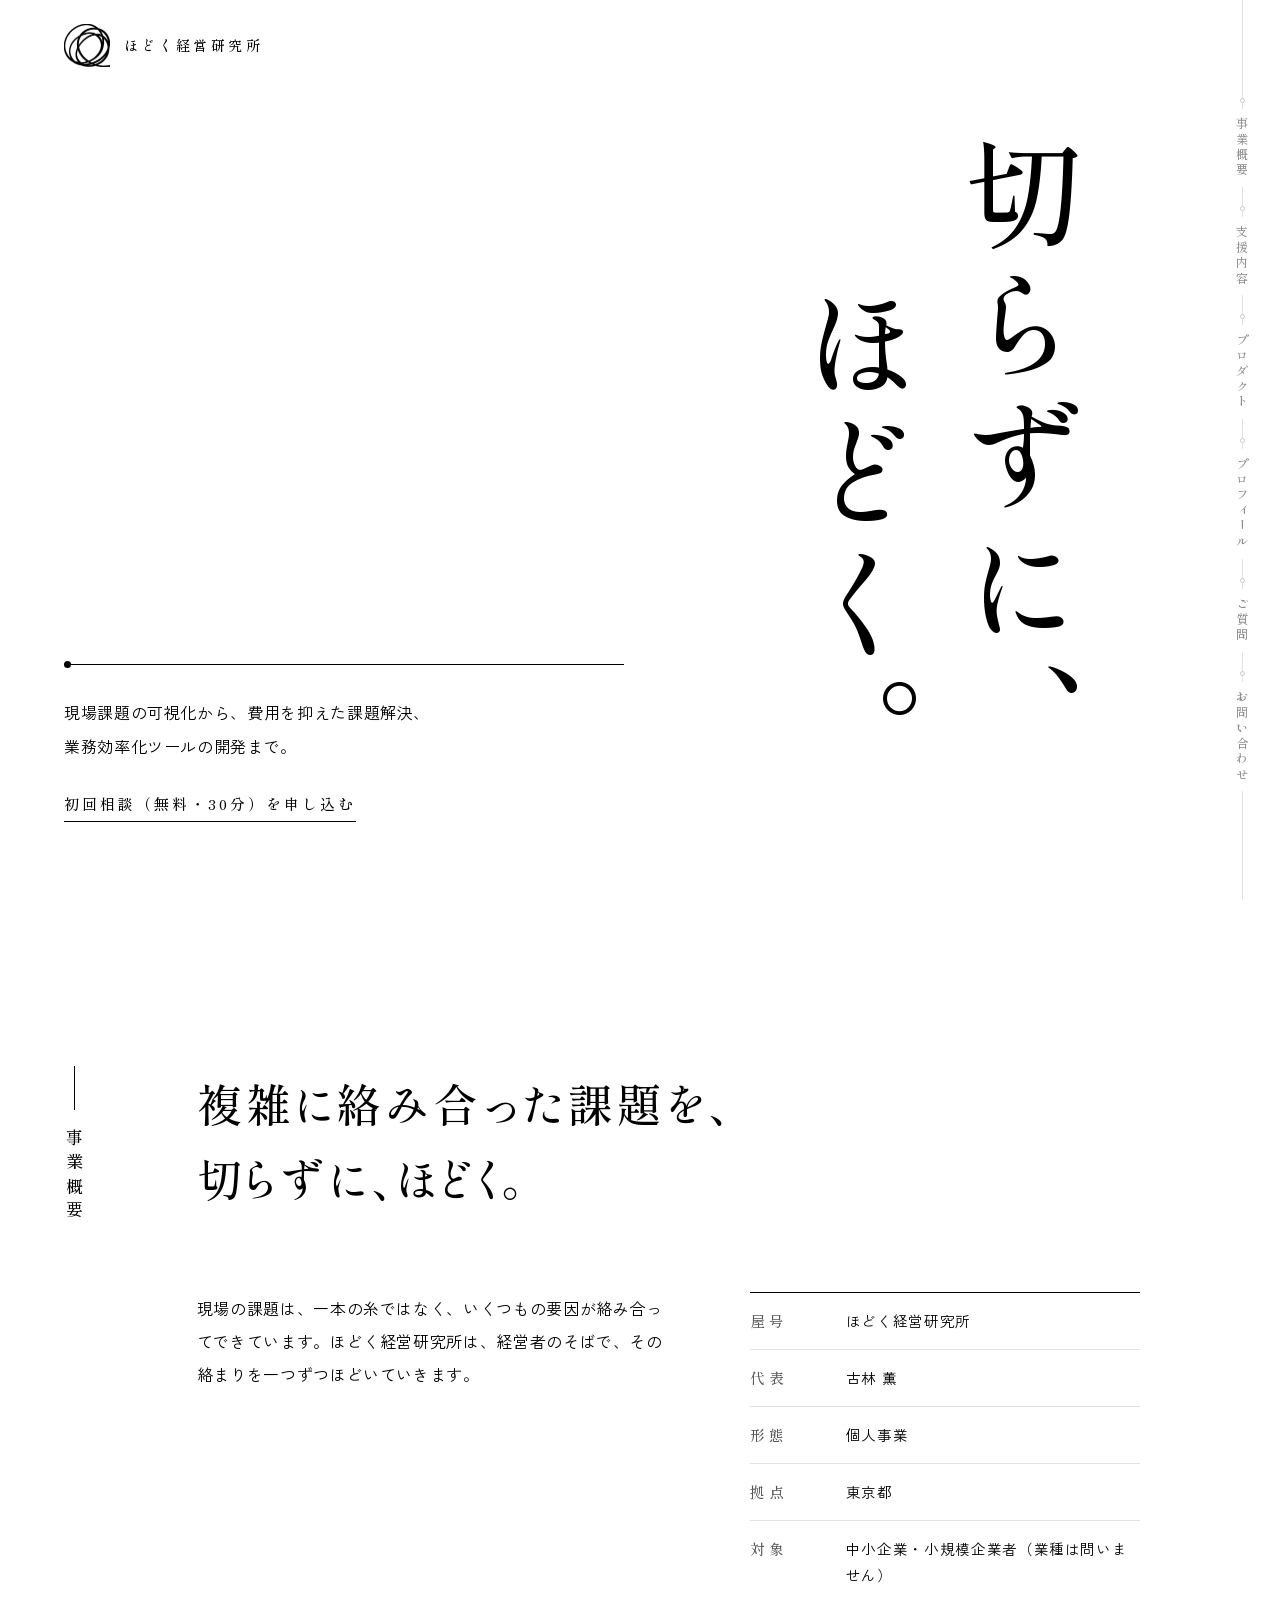
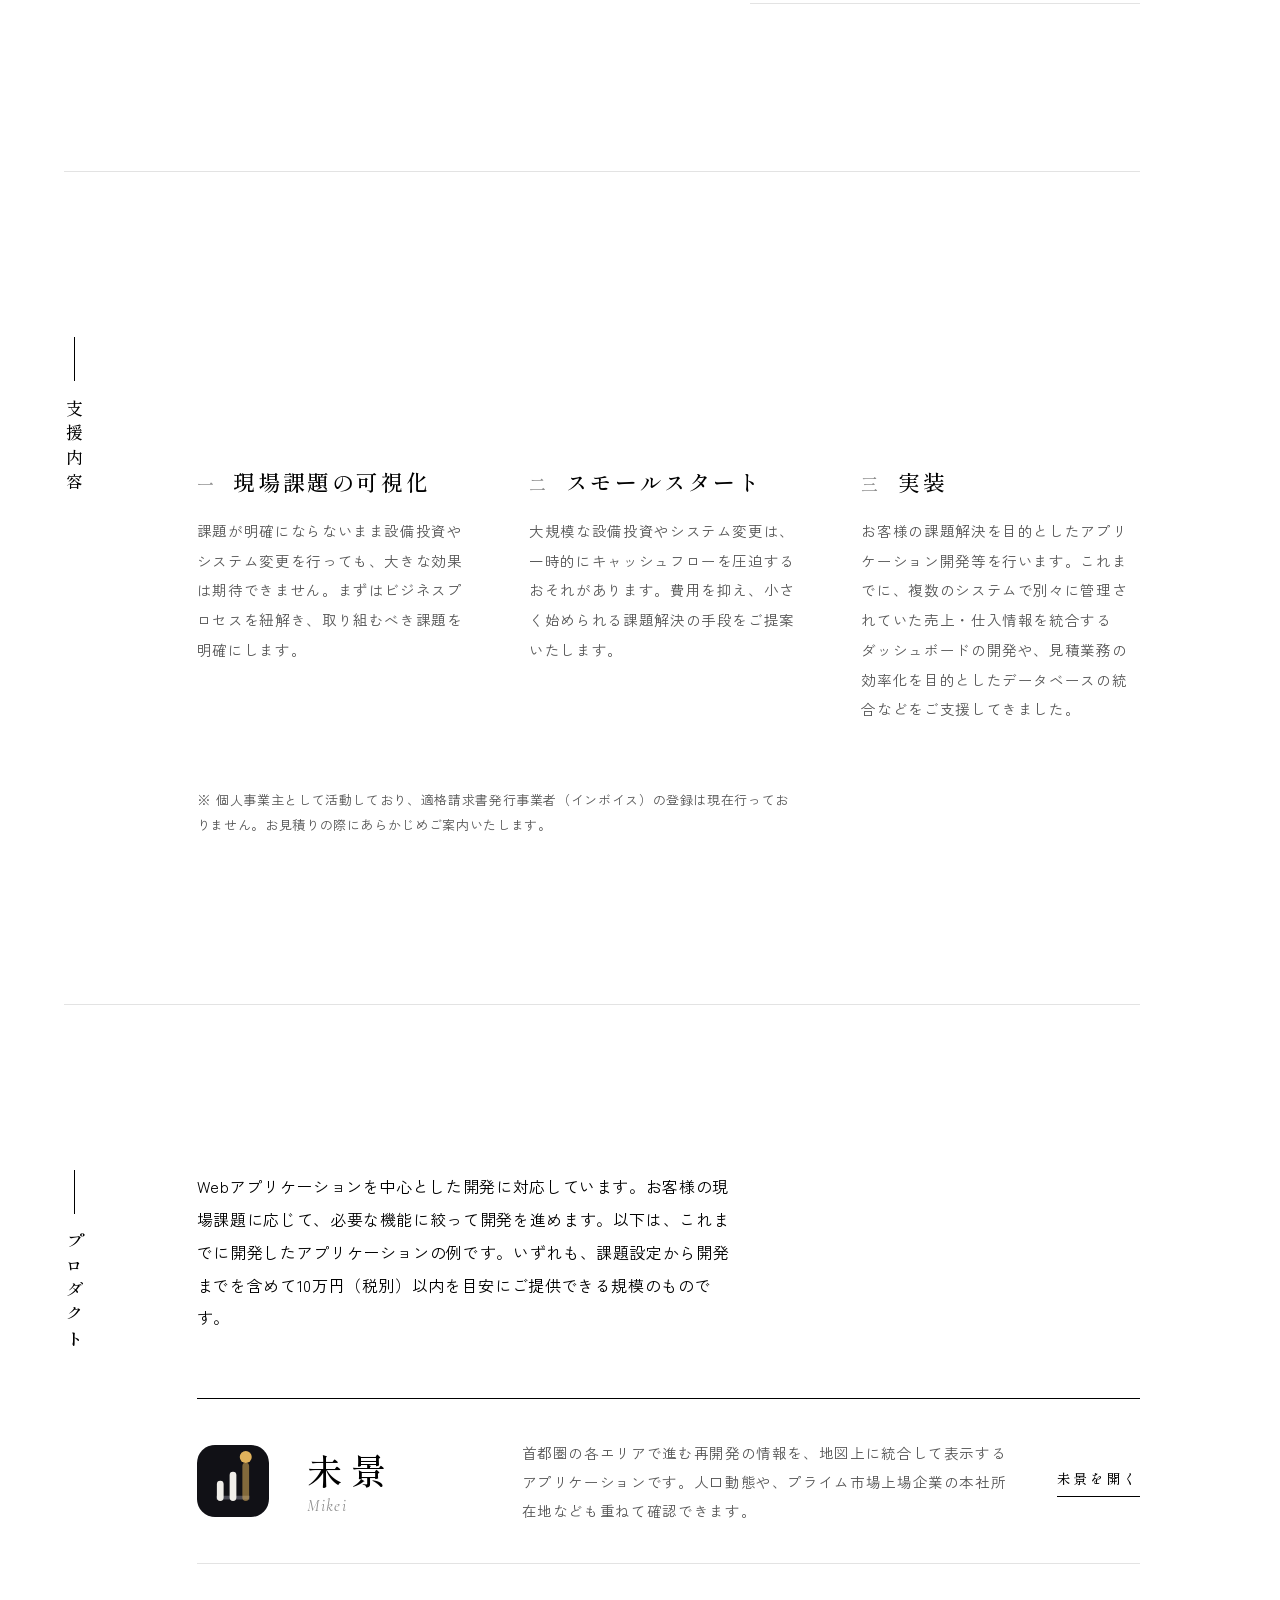
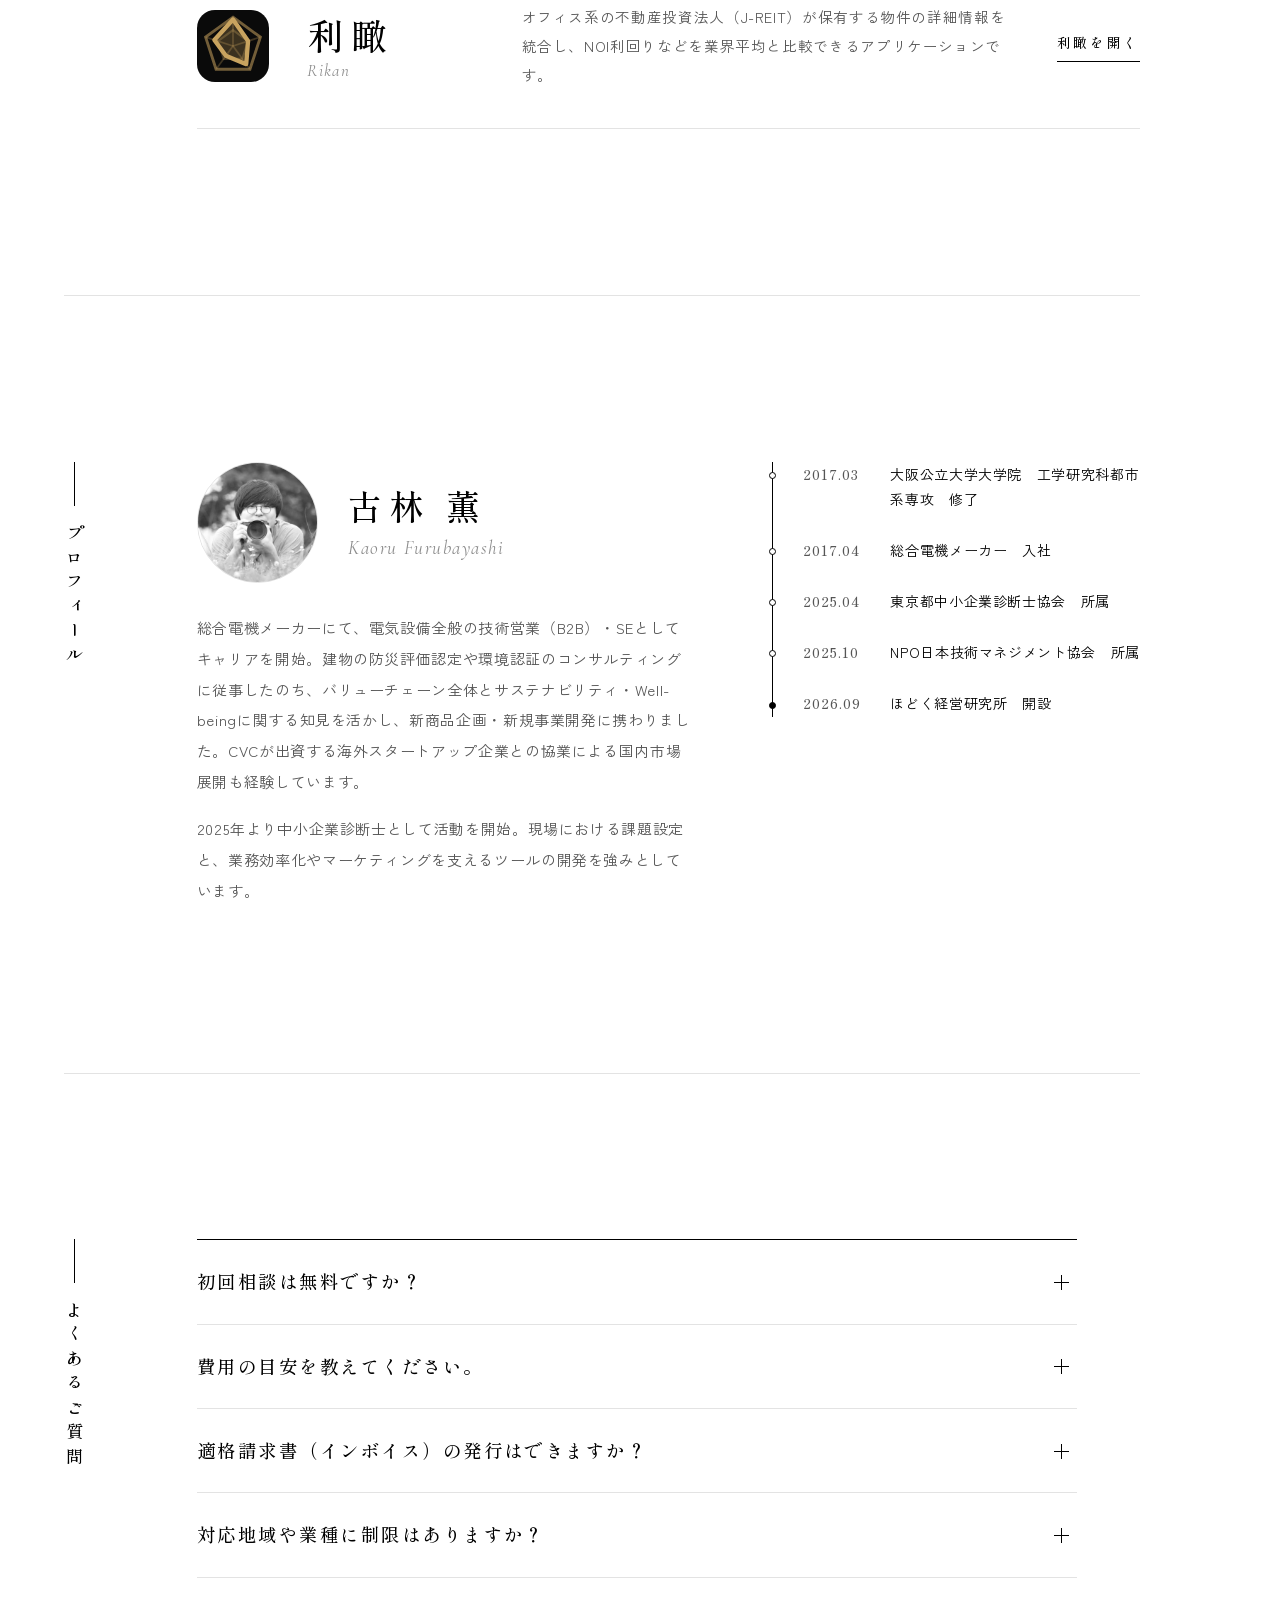
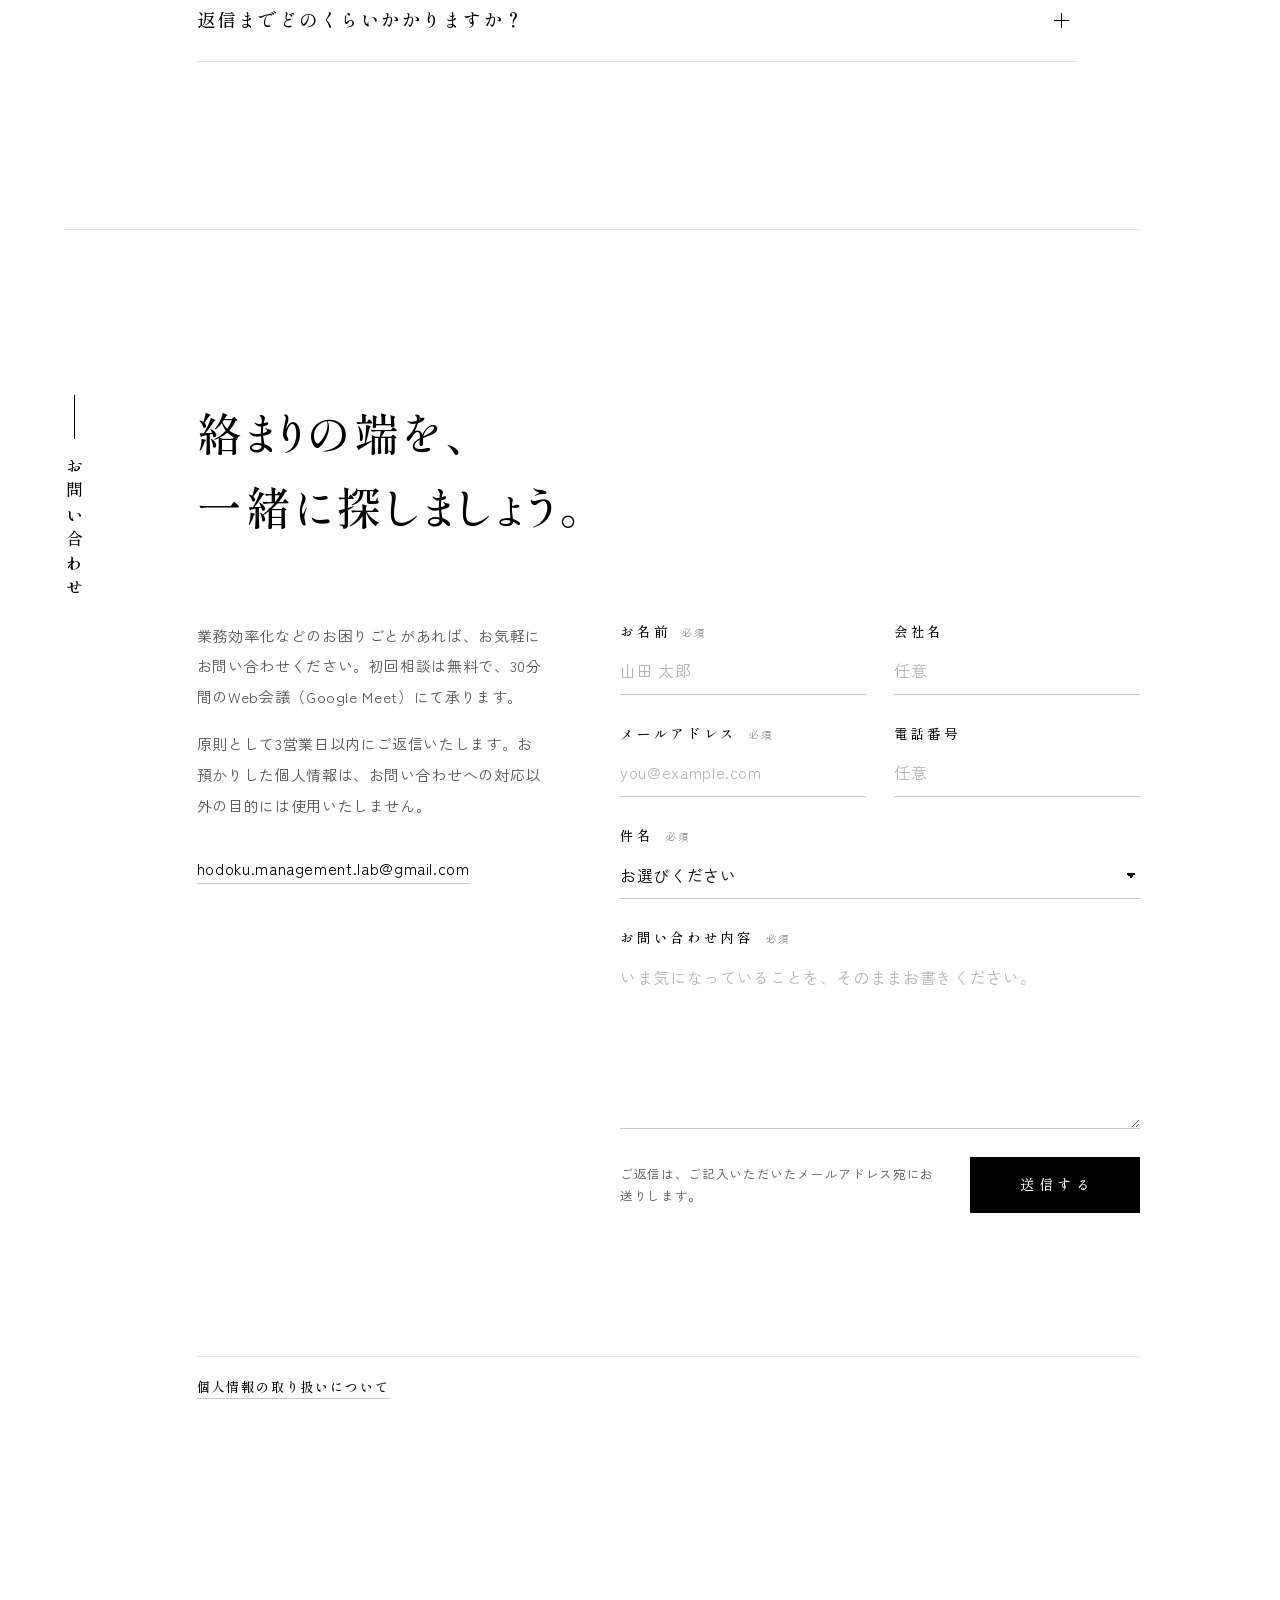
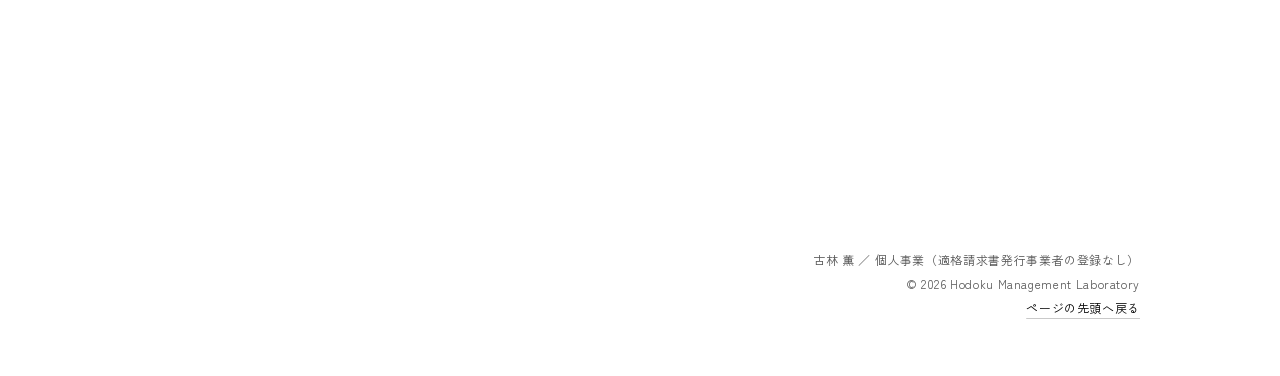
<file: index.html>
<!DOCTYPE html>
<html lang="ja">
<head>
<meta charset="UTF-8">
<meta name="viewport" content="width=device-width, initial-scale=1, viewport-fit=cover">
<!-- 予備のCSP（本番では _headers が同じ内容をHTTPヘッダーで送信します。こちらはローカル表示や他サーバー移設時の保険） -->
<meta http-equiv="Content-Security-Policy" content="default-src 'none'; script-src 'self'; style-src 'self'; img-src 'self'; font-src 'self'; connect-src 'self' https://formsubmit.co; manifest-src 'self'; base-uri 'none'; form-action 'self'; object-src 'none'; require-trusted-types-for 'script'; trusted-types 'none'; upgrade-insecure-requests">
<meta name="referrer" content="strict-origin-when-cross-origin">
<meta name="format-detection" content="telephone=no">

<title>ほどく経営研究所｜現場課題の可視化・業務効率化ツール開発（東京）</title>
<meta name="description" content="ほどく経営研究所（東京都・古林薫）は、中小企業・小規模企業者の現場課題を可視化し、費用を抑えたスモールスタートで解決する経営支援です。売上・仕入の統合ダッシュボードや見積効率化など業務効率化ツールの開発にも対応。初回相談無料（30分・Web会議）。">
<meta name="author" content="古林 薫">
<meta name="robots" content="index,follow,max-snippet:-1,max-image-preview:large,max-video-preview:-1">
<link rel="canonical" href="https://hodoku-management-lab.kaoru-furubayashi.com/">
<meta name="theme-color" content="#ffffff">
<meta name="color-scheme" content="light">

<link rel="icon" href="favicon.ico" sizes="any">
<link rel="icon" type="image/png" sizes="32x32" href="favicon-32.png">
<link rel="icon" type="image/png" sizes="16x16" href="favicon-16.png">
<link rel="apple-touch-icon" sizes="180x180" href="apple-touch-icon.png">
<link rel="manifest" href="site.webmanifest">
<meta name="application-name" content="ほどく経営研究所">
<meta name="apple-mobile-web-app-title" content="ほどく経営研究所">

<meta property="og:type" content="website">
<meta property="og:site_name" content="ほどく経営研究所">
<meta property="og:locale" content="ja_JP">
<meta property="og:url" content="https://hodoku-management-lab.kaoru-furubayashi.com/">
<meta property="og:title" content="ほどく経営研究所｜切らずに、ほどく。">
<meta property="og:description" content="複雑に絡み合った現場の課題を、切らずに、ほどく。現場課題の可視化から、費用を抑えた課題解決、業務効率化ツールの開発まで。初回相談無料。">
<meta property="og:image" content="https://hodoku-management-lab.kaoru-furubayashi.com/ogp.png">
<meta property="og:image:width" content="1200">
<meta property="og:image:height" content="630">
<meta property="og:image:alt" content="ほどく経営研究所 — 切らずに、ほどく。">
<meta name="twitter:card" content="summary_large_image">
<meta name="twitter:title" content="ほどく経営研究所｜切らずに、ほどく。">
<meta name="twitter:description" content="現場課題の可視化から業務効率化ツールの開発まで。初回相談無料（30分・Web会議）。">
<meta name="twitter:image" content="https://hodoku-management-lab.kaoru-furubayashi.com/ogp.png">

<link rel="preload" href="assets/fonts/shippori-mincho-500-core.woff2" as="font" type="font/woff2" crossorigin>
<link rel="preload" href="assets/fonts/zen-kaku-gothic-new-400-core.woff2" as="font" type="font/woff2" crossorigin>
<link rel="stylesheet" href="assets/css/site.css?v=20261114-4">
<script src="assets/js/app.js?v=20261114-4" defer></script>

<script type="application/ld+json">
{
  "@context": "https://schema.org",
  "@graph": [
    {
      "@type": "ProfessionalService",
      "@id": "https://hodoku-management-lab.kaoru-furubayashi.com/#organization",
      "name": "ほどく経営研究所",
      "alternateName": "Hodoku Management Laboratory",
      "url": "https://hodoku-management-lab.kaoru-furubayashi.com/",
      "logo": "https://hodoku-management-lab.kaoru-furubayashi.com/ogp.png",
      "image": "https://hodoku-management-lab.kaoru-furubayashi.com/ogp.png",
      "slogan": "切らずに、ほどく。",
      "description": "中小企業・小規模企業者の現場課題を可視化し、費用を抑えたスモールスタートで解決する経営支援。業務効率化ツール（Webアプリケーション）の開発にも対応。",
      "email": "hodoku.management.lab@gmail.com",
      "founder": { "@id": "https://hodoku-management-lab.kaoru-furubayashi.com/#person" },
      "foundingDate": "2026-09",
      "areaServed": { "@type": "Country", "name": "JP" },
      "address": { "@type": "PostalAddress", "addressRegion": "東京都", "addressCountry": "JP" },
      "knowsAbout": ["経営支援", "業務効率化", "現場課題の可視化", "Webアプリケーション開発", "ダッシュボード開発", "スモールスタート"],
      "hasOfferCatalog": {
        "@type": "OfferCatalog",
        "name": "支援内容",
        "itemListElement": [
          { "@type": "Offer", "itemOffered": { "@type": "Service", "name": "現場課題の可視化", "description": "ビジネスプロセスを紐解き、取り組むべき課題を明確にします。" } },
          { "@type": "Offer", "itemOffered": { "@type": "Service", "name": "スモールスタート", "description": "費用を抑え、小さく始められる課題解決の手段をご提案します。" } },
          { "@type": "Offer", "itemOffered": { "@type": "Service", "name": "実装（アプリケーション開発）", "description": "売上・仕入情報の統合ダッシュボードや見積業務の効率化など、課題解決を目的としたアプリケーション開発。" } },
          { "@type": "Offer", "name": "初回相談（無料）", "price": "0", "priceCurrency": "JPY", "description": "30分間のWeb会議（Google Meet）" }
        ]
      },
      "contactPoint": { "@type": "ContactPoint", "contactType": "customer support", "email": "hodoku.management.lab@gmail.com", "availableLanguage": "ja" }
    },
    {
      "@type": "Person",
      "@id": "https://hodoku-management-lab.kaoru-furubayashi.com/#person",
      "name": "古林 薫",
      "alternateName": "Kaoru Furubayashi",
      "jobTitle": "中小企業診断士",
      "worksFor": { "@id": "https://hodoku-management-lab.kaoru-furubayashi.com/#organization" },
      "affiliation": [
        { "@type": "Organization", "name": "東京都中小企業診断士協会" },
        { "@type": "Organization", "name": "NPO日本技術マネジメント協会" }
      ],
      "knowsAbout": ["中小企業診断", "業務効率化", "Webアプリケーション開発", "新規事業開発", "サステナビリティ"]
    },
    {
      "@type": "WebSite",
      "@id": "https://hodoku-management-lab.kaoru-furubayashi.com/#website",
      "url": "https://hodoku-management-lab.kaoru-furubayashi.com/",
      "name": "ほどく経営研究所",
      "inLanguage": "ja",
      "publisher": { "@id": "https://hodoku-management-lab.kaoru-furubayashi.com/#organization" }
    },
    {
      "@type": "WebPage",
      "@id": "https://hodoku-management-lab.kaoru-furubayashi.com/#webpage",
      "url": "https://hodoku-management-lab.kaoru-furubayashi.com/",
      "name": "ほどく経営研究所｜現場課題の可視化・業務効率化ツール開発",
      "isPartOf": { "@id": "https://hodoku-management-lab.kaoru-furubayashi.com/#website" },
      "about": { "@id": "https://hodoku-management-lab.kaoru-furubayashi.com/#organization" },
      "inLanguage": "ja"
    },
    {
      "@type": "ItemList",
      "name": "プロダクト",
      "itemListElement": [
        { "@type": "ListItem", "position": 1, "item": { "@type": "SoftwareApplication", "name": "未景（MIKEI）", "url": "https://mikei.kaoru-furubayashi.com/", "applicationCategory": "BusinessApplication", "operatingSystem": "Web", "description": "首都圏の再開発情報を地図上に統合して表示するアプリケーション。" } },
        { "@type": "ListItem", "position": 2, "item": { "@type": "SoftwareApplication", "name": "利瞰（RIKAN）", "url": "https://rikan.kaoru-furubayashi.com/", "applicationCategory": "BusinessApplication", "operatingSystem": "Web", "description": "オフィス系J-REITの物件情報を統合し、NOI利回りなどを業界平均と比較できるアプリケーション。" } }
      ]
    },
    {
      "@type": "FAQPage",
      "mainEntity": [
        { "@type": "Question", "name": "初回相談は無料ですか？", "acceptedAnswer": { "@type": "Answer", "text": "はい。初回相談は無料で、30分間のWeb会議（Google Meet）にて承ります。" } },
        { "@type": "Question", "name": "費用の目安を教えてください。", "acceptedAnswer": { "@type": "Answer", "text": "業務効率化ツールの開発は、課題設定から開発までを含めて10万円（税別）以内を目安にご提供できる規模のものが中心です。内容に応じて個別にお見積りします。" } },
        { "@type": "Question", "name": "適格請求書（インボイス）の発行はできますか？", "acceptedAnswer": { "@type": "Answer", "text": "個人事業主として活動しており、適格請求書発行事業者の登録は現在行っておりません。お見積りの際にあらかじめご案内いたします。" } },
        { "@type": "Question", "name": "対応地域や業種に制限はありますか？", "acceptedAnswer": { "@type": "Answer", "text": "拠点は東京都ですが、初回相談はWeb会議のため地域を問わずご相談いただけます。中小企業・小規模企業者であれば業種は問いません。" } },
        { "@type": "Question", "name": "返信までどのくらいかかりますか？", "acceptedAnswer": { "@type": "Answer", "text": "原則として3営業日以内にご返信いたします。" } }
      ]
    }
  ]
}
</script>
</head>
<body>
<a class="skip" href="#about">本文へ移動</a>

<header class="masthead">
  <a class="brand" href="#top" aria-label="ほどく経営研究所 ページの先頭へ">
    <img class="brand__mark" src="assets/img/mark.png" width="46" height="43" alt="">
    <span class="brand__name">ほどく経営研究所</span>
  </a>

  <nav class="toc" aria-label="目次">
    <span class="toc__line" aria-hidden="true"><span class="toc__fill"></span></span>
    <ol class="toc__list">
      <li><a href="#about">事業概要</a></li>
      <li><a href="#services">支援内容</a></li>
      <li><a href="#products">プロダクト</a></li>
      <li><a href="#profile">プロフィール</a></li>
      <li><a href="#faq">ご質問</a></li>
      <li><a href="#contact">お問い合わせ</a></li>
    </ol>
  </nav>
</header>

<main id="top">

<!-- ===================== 冒頭：言葉だけで始める ===================== -->
<section class="hero" id="hero" aria-labelledby="h-hero">
  <h1 class="hero__h1" id="h-hero" aria-label="切らずに、ほどく。">
    <span class="hero__col" aria-hidden="true"><span>切</span><span>ら</span><span>ず</span><span>に</span><span>、</span></span>
    <span class="hero__col" aria-hidden="true"><span>ほ</span><span>ど</span><span>く</span><span>。</span></span>
  </h1>
  <div class="hero__foot">
    <span class="hero__line" aria-hidden="true"></span>
    <p class="hero__lead">現場課題の可視化から、費用を抑えた課題解決、業務効率化ツールの開発まで。</p>
    <p class="hero__cta"><a href="#contact">初回相談（無料・30分）を申し込む</a></p>
  </div>
</section>

<!-- ===================== 事業概要 ===================== -->
<section class="sec" id="about" aria-labelledby="h-about">
  <div class="sec__rail"><h2 class="sec__title" id="h-about">事業概要</h2></div>
  <div class="sec__body">
    <p class="statement">複雑に絡み合った課題を、<br>切らずに、ほどく。</p>
    <div class="about">
      <p class="lead">現場の課題は、一本の糸ではなく、いくつもの要因が絡み合ってできています。ほどく経営研究所は、経営者のそばで、その絡まりを一つずつほどいていきます。</p>
      <dl class="facts">
        <div><dt>屋号</dt><dd>ほどく経営研究所</dd></div>
        <div><dt>代表</dt><dd>古林 薫</dd></div>
        <div><dt>形態</dt><dd>個人事業</dd></div>
        <div><dt>拠点</dt><dd>東京都</dd></div>
        <div><dt>対象</dt><dd>中小企業・小規模企業者（業種は問いません）</dd></div>
      </dl>
    </div>
  </div>
</section>

<!-- ===================== 支援内容 ===================== -->
<section class="sec" id="services" aria-labelledby="h-services">
  <div class="sec__rail"><h2 class="sec__title" id="h-services">支援内容</h2></div>
  <div class="sec__body">
    <ol class="steps">
      <li class="step">
        <svg class="step__glyph" viewBox="0 0 1000 330" aria-hidden="true" focusable="false"><path d="M222.3 86.9L210.1 80.8L193.3 77.2L176.1 76.8L152.3 79.6L117.2 93.3L102.7 102.5L80.6 124.1L68.1 144.6L58.6 173.9L56.9 187.5L57.7 204.7L62.1 224.8L69.9 243.9L95.9 284.2L129.8 300.8L156.3 308.0L166.5 307.9L168.8 305.6L167.6 302.5L159.5 296.1L150.0 292.1L136.4 290.1L130.6 286.6L111.7 262.1L105.0 246.4L101.9 229.5L102.2 215.8L106.7 195.7L112.7 187.6L118.6 189.9L131.0 218.1L143.9 238.5L162.0 259.1L182.7 277.2L189.1 279.4L195.7 277.9L226.8 256.4L244.4 240.1L263.0 215.5L275.0 190.8L279.8 167.3L277.6 153.8L265.9 125.2L255.9 111.2L236.5 92.1L223.0 91.1L199.8 97.5L169.5 113.5L151.0 128.9L134.8 146.7L117.8 168.3L115.6 178.1L125.7 207.3L137.0 228.5L151.3 247.8L168.2 265.0L187.0 279.9L210.5 294.2L235.9 304.7L242.7 304.6L252.4 301.1L284.3 281.0L305.5 258.6L315.7 240.7L327.9 194.2L329.5 170.2L325.8 157.2L306.7 124.6L299.6 117.1L283.1 104.8L271.2 98.0L247.9 92.4L223.9 91.0L200.7 97.2L178.9 107.5L162.1 119.2L139.8 140.7L122.9 162.3L116.7 163.9L113.7 154.4L116.0 133.9L119.5 120.6L129.8 95.3L128.8 92.1L122.3 91.1L101.6 103.3L84.2 119.8L70.6 139.5L61.5 161.8L56.8 192.2L60.5 219.4L72.1 248.0L92.2 280.0L99.9 286.7L127.7 299.9L157.5 308.2L164.4 308.5L167.6 307.3L168.6 304.4L158.8 294.9L158.9 291.7L197.1 276.8L220.1 261.8L247.8 236.2L265.6 211.1L276.5 185.9L285.7 142.3L285.4 114.8L279.1 88.0L265.3 56.6L258.8 48.8L242.6 43.5L211.7 43.0L191.7 47.7L169.9 57.7L155.9 67.8L139.2 84.9L113.8 95.2L94.3 109.3L74.5 132.9L66.5 148.1L60.8 164.3L57.9 177.7L56.9 194.9L61.3 222.0L71.7 247.3L96.3 284.4L130.2 300.9L156.8 307.9L177.4 307.9L230.2 293.1L261.0 277.7L288.4 257.1L316.2 226.7L321.5 217.9L328.3 191.3L331.1 146.7L325.6 119.9L316.2 97.8L302.6 77.9L287.9 63.6L279.2 57.9L254.2 46.6L238.2 28.9L214.3 15.4L184.4 8.1L153.5 9.1L126.7 15.3L104.5 24.6L78.7 41.5L58.7 60.2L40.2 85.1L29.6 106.6L21.2 136.4L19.0 163.7L21.2 187.7L27.5 210.9L39.6 235.5L54.1 254.7L69.2 268.7L80.7 276.2L126.6 299.5L149.6 306.4L159.8 308.3L177.0 308.2L200.4 313.1L217.4 311.2L243.9 304.3L280.1 314.8L314.1 319.3L345.1 318.5L375.5 313.5L411.5 301.9L442.7 287.3L472.2 269.7L532.2 229.6L565.3 211.4L594.1 200.1L624.3 193.4L651.6 191.4L682.4 194.6L709.0 201.2L793.7 229.5L820.8 234.8L844.6 236.9L875.6 235.6L905.9 230.0L938.4 218.8L972.0 201.5" fill="none" stroke="currentColor" stroke-width="8" stroke-linecap="round" stroke-linejoin="round" pathLength="1"/></svg>
        <h3 class="step__name"><span class="step__n">一</span>現場課題の可視化</h3>
        <p>課題が明確にならないまま設備投資やシステム変更を行っても、大きな効果は期待できません。まずはビジネスプロセスを紐解き、取り組むべき課題を明確にします。</p>
      </li>
      <li class="step">
        <svg class="step__glyph" viewBox="0 0 1000 330" aria-hidden="true" focusable="false"><path d="M4.7 164.8L35.3 177.1L56.9 189.5L76.9 206.9L105.0 241.1L113.5 246.5L123.2 248.5L136.1 246.1L153.9 237.8L187.6 218.6L205.7 204.0L214.9 190.5L217.2 177.9L212.1 167.7L207.3 165.5L201.3 166.1L192.9 173.8L190.0 186.0L193.0 199.3L201.1 210.6L213.0 217.8L225.8 219.3L237.1 215.1L244.8 205.8L247.0 196.5L245.8 186.9L241.4 176.9L233.6 167.3L223.6 159.6L211.1 153.4L184.4 148.0L170.2 148.9L157.7 151.9L146.2 157.3L136.4 164.9L129.9 173.8L126.6 184.1L127.1 193.8L131.1 202.5L137.2 208.7L144.9 212.9L163.4 214.9L183.1 207.8L198.5 193.3L206.6 174.2L207.1 164.5L205.0 155.1L200.1 146.9L193.6 141.5L185.6 138.7L177.1 138.7L169.0 141.4L161.2 146.9L155.2 154.4L151.3 163.3L149.7 172.9L150.5 182.6L153.8 191.9L158.8 199.2L173.3 209.1L182.1 211.1L192.0 210.6L208.7 203.5L221.5 188.9L226.1 177.3L227.7 164.8L226.0 151.3L221.3 139.6L213.1 128.7L203.3 121.0L191.7 116.4L180.5 115.6L168.7 118.9L159.9 126.1L154.7 136.5L153.7 148.8L156.9 161.4L163.7 173.8L173.5 185.4L187.3 197.1L217.9 214.5L257.6 228.5L304.0 238.1L356.0 243.3L404.7 244.7L459.1 243.1L584.7 231.7L743.9 208.4L995.3 164.8" fill="none" stroke="currentColor" stroke-width="8" stroke-linecap="round" stroke-linejoin="round" pathLength="1"/></svg>
        <h3 class="step__name"><span class="step__n">二</span>スモールスタート</h3>
        <p>大規模な設備投資やシステム変更は、一時的にキャッシュフローを圧迫するおそれがあります。費用を抑え、小さく始められる課題解決の手段をご提案いたします。</p>
      </li>
      <li class="step">
        <svg class="step__glyph" viewBox="0 0 1000 330" aria-hidden="true" focusable="false"><path d="M4.7 164.8L995.3 164.8" fill="none" stroke="currentColor" stroke-width="8" stroke-linecap="round" stroke-linejoin="round" pathLength="1"/></svg>
        <h3 class="step__name"><span class="step__n">三</span>実装</h3>
        <p>お客様の課題解決を目的としたアプリケーション開発等を行います。これまでに、複数のシステムで別々に管理されていた売上・仕入情報を統合するダッシュボードの開発や、見積業務の効率化を目的としたデータベースの統合などをご支援してきました。</p>
      </li>
    </ol>
    <p class="note">※ 個人事業主として活動しており、適格請求書発行事業者（インボイス）の登録は現在行っておりません。お見積りの際にあらかじめご案内いたします。</p>
  </div>
</section>

<!-- ===================== プロダクト ===================== -->
<section class="sec" id="products" aria-labelledby="h-products">
  <div class="sec__rail"><h2 class="sec__title" id="h-products">プロダクト</h2></div>
  <div class="sec__body">
    <p class="lead">Webアプリケーションを中心とした開発に対応しています。お客様の現場課題に応じて、必要な機能に絞って開発を進めます。以下は、これまでに開発したアプリケーションの例です。いずれも、課題設定から開発までを含めて10万円（税別）以内を目安にご提供できる規模のものです。</p>
    <ul class="works">
      <li>
        <a class="work" href="https://mikei.kaoru-furubayashi.com/" target="_blank" rel="noopener noreferrer">
          <img class="work__icon" src="assets/img/mikei.svg" width="72" height="72" alt="" loading="lazy" decoding="async">
          <span class="work__name"><span class="work__kanji">未景</span><span class="work__latin" lang="en">Mikei</span></span>
          <span class="work__desc">首都圏の各エリアで進む再開発の情報を、地図上に統合して表示するアプリケーションです。人口動態や、プライム市場上場企業の本社所在地なども重ねて確認できます。</span>
          <span class="work__open">未景を開く<span class="vh">（別のタブで開きます）</span></span>
        </a>
      </li>
      <li>
        <a class="work" href="https://rikan.kaoru-furubayashi.com/" target="_blank" rel="noopener noreferrer">
          <img class="work__icon" src="assets/img/rikan.svg" width="72" height="72" alt="" loading="lazy" decoding="async">
          <span class="work__name"><span class="work__kanji">利瞰</span><span class="work__latin" lang="en">Rikan</span></span>
          <span class="work__desc">オフィス系の不動産投資法人（J-REIT）が保有する物件の詳細情報を統合し、NOI利回りなどを業界平均と比較できるアプリケーションです。</span>
          <span class="work__open">利瞰を開く<span class="vh">（別のタブで開きます）</span></span>
        </a>
      </li>
    </ul>
  </div>
</section>

<!-- ===================== プロフィール ===================== -->
<section class="sec" id="profile" aria-labelledby="h-profile">
  <div class="sec__rail"><h2 class="sec__title" id="h-profile">プロフィール</h2></div>
  <div class="sec__body profile">
    <div class="profile__main">
      <div class="profile__head">
        <img class="profile__photo" src="assets/img/profile.jpg" width="132" height="132" alt="古林 薫（ほどく経営研究所 代表）" loading="lazy" decoding="async">
        <h3 class="profile__name">古林 薫<span class="profile__latin" lang="en">Kaoru Furubayashi</span></h3>
      </div>
      <p>総合電機メーカーにて、電気設備全般の技術営業（B2B）・SEとしてキャリアを開始。建物の防災評価認定や環境認証のコンサルティングに従事したのち、バリューチェーン全体とサステナビリティ・Well-beingに関する知見を活かし、新商品企画・新規事業開発に携わりました。CVCが出資する海外スタートアップ企業との協業による国内市場展開も経験しています。</p>
      <p>2025年より中小企業診断士として活動を開始。現場における課題設定と、業務効率化やマーケティングを支えるツールの開発を強みとしています。</p>
    </div>
    <ol class="timeline" aria-label="経歴">
      <li><time datetime="2017-03">2017.03</time><span>大阪公立大学大学院　工学研究科都市系専攻　修了</span></li>
      <li><time datetime="2017-04">2017.04</time><span>総合電機メーカー　入社</span></li>
      <li><time datetime="2025-04">2025.04</time><span>東京都中小企業診断士協会　所属</span></li>
      <li><time datetime="2025-10">2025.10</time><span>NPO日本技術マネジメント協会　所属</span></li>
      <li><time datetime="2026-09">2026.09</time><span>ほどく経営研究所　開設</span></li>
    </ol>
  </div>
</section>

<!-- ===================== よくあるご質問 ===================== -->
<section class="sec" id="faq" aria-labelledby="h-faq">
  <div class="sec__rail"><h2 class="sec__title" id="h-faq">よくあるご質問</h2></div>
  <div class="sec__body">
    <div class="faq">
      <details>
        <summary>初回相談は無料ですか？</summary>
        <p>はい。初回相談は無料で、30分間のWeb会議（Google Meet）にて承ります。</p>
      </details>
      <details>
        <summary>費用の目安を教えてください。</summary>
        <p>業務効率化ツールの開発は、課題設定から開発までを含めて10万円（税別）以内を目安にご提供できる規模のものが中心です。内容に応じて個別にお見積りします。</p>
      </details>
      <details>
        <summary>適格請求書（インボイス）の発行はできますか？</summary>
        <p>個人事業主として活動しており、適格請求書発行事業者の登録は現在行っておりません。お見積りの際にあらかじめご案内いたします。</p>
      </details>
      <details>
        <summary>対応地域や業種に制限はありますか？</summary>
        <p>拠点は東京都ですが、初回相談はWeb会議のため地域を問わずご相談いただけます。中小企業・小規模企業者であれば業種は問いません。</p>
      </details>
      <details>
        <summary>返信までどのくらいかかりますか？</summary>
        <p>原則として3営業日以内にご返信いたします。</p>
      </details>
    </div>
  </div>
</section>

<!-- ===================== お問い合わせ ===================== -->
<section class="sec" id="contact" aria-labelledby="h-contact">
  <div class="sec__rail"><h2 class="sec__title" id="h-contact">お問い合わせ</h2></div>
  <div class="sec__body">
    <p class="statement">絡まりの端を、<br>一緒に探しましょう。</p>
    <div class="contact">
      <div class="contact__intro">
        <p>業務効率化などのお困りごとがあれば、お気軽にお問い合わせください。初回相談は無料で、30分間のWeb会議（Google Meet）にて承ります。</p>
        <p>原則として3営業日以内にご返信いたします。お預かりした個人情報は、お問い合わせへの対応以外の目的には使用いたしません。</p>
        <p class="contact__mail"><a id="mailLink" href="#contact" data-u="hodoku.management.lab" data-d="gmail.com"><span>hodoku.management.lab</span><span>&#64;</span><span>gmail.com</span></a></p>
      </div>

      <!-- data-transport: "formsubmit"（現行）または "netlify"（Netlify Forms。docs/README を参照）
           data-formsubmit-id: FormSubmit 有効化後に発行される英数字ID（入れると宛先アドレスをコードから隠せます） -->
      <form class="form" id="contactForm" name="contact" method="post" action="/" novalidate
            data-netlify="true" netlify-honeypot="bot-field"
            data-transport="formsubmit" data-formsubmit-id="">
        <input type="hidden" name="form-name" value="contact">
        <p class="hp" aria-hidden="true"><label>この欄は空のままにしてください <input type="text" name="bot-field" tabindex="-1" autocomplete="off"></label></p>
        <div class="form__row">
          <div class="field">
            <label for="f-name">お名前<span class="field__req">必須</span></label>
            <input id="f-name" name="name" type="text" autocomplete="name" required maxlength="80" placeholder="山田 太郎">
          </div>
          <div class="field">
            <label for="f-org">会社名</label>
            <input id="f-org" name="org" type="text" autocomplete="organization" maxlength="120" placeholder="任意">
          </div>
        </div>
        <div class="form__row">
          <div class="field">
            <label for="f-email">メールアドレス<span class="field__req">必須</span></label>
            <input id="f-email" name="email" type="email" autocomplete="email" required maxlength="254" inputmode="email" placeholder="you@example.com">
          </div>
          <div class="field">
            <label for="f-tel">電話番号</label>
            <input id="f-tel" name="tel" type="tel" autocomplete="tel" maxlength="30" inputmode="tel" placeholder="任意">
          </div>
        </div>
        <div class="field">
          <label for="f-subject">件名<span class="field__req">必須</span></label>
          <select id="f-subject" name="subject" required>
            <option value="" disabled selected>お選びください</option>
            <option>初回相談を希望</option>
            <option>講演・執筆・取材のご依頼</option>
            <option>その他</option>
          </select>
        </div>
        <div class="field">
          <label for="f-msg">お問い合わせ内容<span class="field__req">必須</span></label>
          <textarea id="f-msg" name="message" required maxlength="4000" rows="6" placeholder="いま気になっていることを、そのままお書きください。"></textarea>
        </div>
        <div class="form__foot">
          <p class="form__note">ご返信は、ご記入いただいたメールアドレス宛にお送りします。</p>
          <button class="btn" type="submit" id="submitBtn">送信する</button>
        </div>
        <p class="form__status" id="formStatus" role="status" aria-live="polite"></p>
        <div class="form__alt" id="formAlt" hidden>
          <p>フォームから送信できなかった場合は、以下のいずれかをご利用ください。入力した内容はそのまま引き継がれます。</p>
          <div class="form__alt-btns">
            <a class="btn btn--line" id="altMail" href="#contact">メールアプリで送る</a>
            <a class="btn btn--line" id="altGmail" href="#contact" target="_blank" rel="noopener noreferrer">Gmailで送る</a>
            <a class="btn btn--line" id="altOutlook" href="#contact" target="_blank" rel="noopener noreferrer">Outlookで送る</a>
            <button class="btn btn--line" type="button" id="altCopy">内容をコピーする</button>
          </div>
        </div>
        <noscript><p class="form__status">このフォームの送信にはJavaScriptが必要です。お手数ですが、上記のメールアドレスまで直接ご連絡ください。</p></noscript>
      </form>
    </div>

    <details class="privacy">
      <summary>個人情報の取り扱いについて</summary>
      <dl>
        <div><dt>取得する情報</dt><dd>お問い合わせフォームにご記入いただいた、お名前・会社名・メールアドレス・電話番号・お問い合わせ内容。</dd></div>
        <div><dt>利用目的</dt><dd>お問い合わせへの回答と、ご相談の日程調整のためにのみ使用します。</dd></div>
        <div><dt>第三者への提供</dt><dd>法令に基づく場合を除き、ご本人の同意なく第三者に提供することはありません。</dd></div>
        <div><dt>送信の経路</dt><dd>フォームの内容は、暗号化された通信（HTTPS）でフォーム中継サービス（FormSubmit）を経由し、当研究所のメールに届きます。</dd></div>
        <div><dt>このサイトについて</dt><dd>アクセス解析・広告・Cookieは使用していません。文字や画像を含め、外部のサーバーから読み込むものもありません。</dd></div>
        <div><dt>開示・訂正・削除</dt><dd>ご本人からのご依頼には速やかに対応します。上記のメールアドレスまでご連絡ください。</dd></div>
      </dl>
    </details>
  </div>
</section>

</main>

<footer class="footer">
  <div class="footer__line" aria-hidden="true"></div>
  <div class="footer__in">
    <img class="footer__logo" src="assets/img/lockup.png" width="440" height="270" alt="ほどく経営研究所 — 切らずに、ほどく。" loading="lazy" decoding="async">
    <div class="footer__meta">
      <p>古林 薫 ／ 個人事業（適格請求書発行事業者の登録なし）</p>
      <p><span lang="en">© 2026 Hodoku Management Laboratory</span></p>
      <p><a href="#top">ページの先頭へ戻る</a></p>
    </div>
  </div>
</footer>

</body>
</html>
</file>
<file: assets/css/site.css>
/* fonts — self-hosted, SIL Open Font License 1.1（assets/fonts/OFL.txt） */
@font-face{font-family:"Shippori Mincho";font-style:normal;font-weight:400 500;font-display:swap;src:url("../fonts/shippori-mincho-500-ext1.woff2") format("woff2");unicode-range:U+4E00-55FF}
@font-face{font-family:"Shippori Mincho";font-style:normal;font-weight:400 500;font-display:swap;src:url("../fonts/shippori-mincho-500-ext2.woff2") format("woff2");unicode-range:U+5600-5FFF}
@font-face{font-family:"Shippori Mincho";font-style:normal;font-weight:400 500;font-display:swap;src:url("../fonts/shippori-mincho-500-ext3.woff2") format("woff2");unicode-range:U+6000-69FF}
@font-face{font-family:"Shippori Mincho";font-style:normal;font-weight:400 500;font-display:swap;src:url("../fonts/shippori-mincho-500-ext4.woff2") format("woff2");unicode-range:U+6A00-77FF}
@font-face{font-family:"Shippori Mincho";font-style:normal;font-weight:400 500;font-display:swap;src:url("../fonts/shippori-mincho-500-ext5.woff2") format("woff2");unicode-range:U+7800-86FF}
@font-face{font-family:"Shippori Mincho";font-style:normal;font-weight:400 500;font-display:swap;src:url("../fonts/shippori-mincho-500-ext6.woff2") format("woff2");unicode-range:U+8700-9FFF}
@font-face{font-family:"Shippori Mincho";font-style:normal;font-weight:400 500;font-display:swap;src:url("../fonts/shippori-mincho-500-core.woff2") format("woff2");unicode-range:U+20-7E,U+A7-A9,U+B0-B1,U+B4,U+D7,U+F7,U+2010,U+2013-2015,U+2018-2019,U+201C-201D,U+2025-2026,U+2032-2033,U+203B,U+2190-2193,U+25A0-25A1,U+25B2-25B3,U+25BC-25BD,U+25C6-25C7,U+25CB,U+25CE-25CF,U+2605-2606,U+2640,U+2642,U+3000-3003,U+3005-3012,U+3014-3015,U+3041-3096,U+309B-309E,U+30A1-30FE,U+4E00,U+4E03,U+4E07,U+4E09-4E0B,U+4E0D,U+4E2D,U+4E3B,U+4E5D,U+4E86,U+4E88,U+4E8B-4E8C,U+4E94,U+4EAC,U+4EBA,U+4ED5-4ED6,U+4ED8,U+4EDD,U+4EE3-4EE5,U+4EF6,U+4EFB,U+4F01,U+4F1A,U+4F53,U+4F7F,U+4F8B,U+4F9B,U+4F9D,U+4FA1,U+4FDD,U+4FE1,U+4FEE,U+500B,U+5099,U+50CF,U+5143,U+5148,U+5165,U+5168,U+516B-516D,U+5185-5186,U+518D,U+5192,U+51FA,U+5206-5207,U+521D,U+5225,U+5229,U+5236,U+5247,U+524A,U+524D,U+529B,U+52B9,U+52D5,U+52D9,U+5316,U+5341,U+5343,U+5354,U+5370,U+539F,U+53BB,U+53C2,U+53CE,U+53D6-53D7,U+53E3-53E4,U+53EF,U+53F7,U+5404,U+5408,U+540C-540D,U+542B,U+544A,U+54C1,U+5546,U+554F,U+55B6,U+56DB,U+56DE,U+56E0,U+56F0,U+56F3,U+56FD,U+570F,U+5727-5728,U+5730,U+5747,U+57DF,U+57F7,U+57FA,U+5831,U+5834,U+5883,U+58EB,U+58F2,U+5909,U+5916,U+5927,U+592A,U+59CB,U+5B57,U+5B66,U+5B89,U+5B9A-5B9B,U+5B9F,U+5BA2,U+5BB9,U+5BFE,U+5C02,U+5C0F,U+5C11,U+5C4A-5C4B,U+5C55,U+5C5E,U+5C71,U+5DE5,U+5E02,U+5E0C,U+5E73-5E74,U+5E83,U+5EA6,U+5EFA,U+5F0F,U+5F15,U+5F37,U+5F53,U+5F62,U+5F85,U+5F8C,U+5F93,U+5F97,U+5FA1,U+5FC3,U+5FC5,U+5FDC,U+6027,U+60C5,U+610F,U+614B,U+623B,U+6240,U+624B,U+6271,U+627F-6280,U+6291,U+6295,U+62E0,U+6357,U+63A2,U+63A5,U+63CF-63D0,U+63F4,U+643A,U+652F,U+6539,U+653B,U+6559,U+6570,U+6574,U+6587,U+6599,U+65AD,U+65B0,U+65B9,U+65E5,U+660E,U+6642,U+666F,U+6697,U+66F4,U+66F8,U+66FF,U+6708-6709,U+671B,U+671F,U+672A,U+672C,U+6750,U+6771,U+6790,U+6797,U+679C,U+683C,U+6848,U+696D,U+6982,U+69D8,U+6A21,U+6A5F,U+6B04,U+6B21,U+6B63,U+6B74,U+6B8B,U+6BB5,U+6BD4,U+6C17,U+6C42,U+6C7A,U+6CD5,U+6D3B,U+6D77,U+6DF7,U+6E96,U+6F14,U+707D,U+70B9,U+7121,U+7167,U+7269,U+7387,U+73FE,U+7406,U+74B0,U+7523,U+7528,U+7530-7531,U+7533,U+753B,U+754C,U+7565,U+756A,U+7570,U+767A-767B,U+767E,U+7684,U+76EE,U+76F4,U+76F8,U+7701,U+77B0,U+77E5,U+7814,U+78BA,U+793A,U+793E,U+79D1,U+79FB,U+7A0B,U+7A0E,U+7A2E,U+7A4D,U+7A76,U+7A7A,U+7ACB,U+7AEF,U+7B2C,U+7B46,U+7B49,U+7B54,U+7B56,U+7BA1,U+7CF8,U+7CFB,U+7D10,U+7D30,U+7D44,U+7D4C,U+7D5E,U+7D61,U+7D71,U+7D99-7D9A,U+7DCF,U+7DD2,U+7DDA,U+8005,U+80FD,U+822C,U+82F1,U+8449,U+85AB,U+884C,U+8853,U+8868,U+88C5,U+8907,U+8981,U+898B,U+898F,U+8996,U+89E3,U+8A00,U+8A02,U+8A18,U+8A2D,U+8A3A,U+8A3C,U+8A55,U+8A66,U+8A71,U+8A73,U+8A8D,U+8AAD,U+8AB2,U+8ABF,U+8AC7,U+8ACB,U+8B1B,U+8B70,U+8C61,U+8CBB-8CBC,U+8CC7,U+8CEA,U+8DEF,U+8EFD,U+8F03,U+8FBC,U+8FD4,U+8FEB,U+9001,U+901A,U+901F,U+9023,U+9032,U+9069,U+9078,U+90CE,U+90E8,U+90FD,U+91CD,U+9332,U+958B,U+9593,U+95A2,U+962A,U+9632,U+9650,U+9662,U+9664,U+967A,U+969B,U+96A0,U+96C6,U+96D1,U+96FB,U+9805,U+9808,U+9810,U+982D,U+983C,U+984C,U+9996,U+9A13,U+FF01,U+FF03-FF06,U+FF08-FF1B,U+FF1D,U+FF1F-FF3D,U+FF41-FF5B,U+FF5D-FF5E,U+FFE5}
@font-face{font-family:"Zen Kaku Gothic New";font-style:normal;font-weight:400;font-display:swap;src:url("../fonts/zen-kaku-gothic-new-400-ext1.woff2") format("woff2");unicode-range:U+4E00-55FF}
@font-face{font-family:"Zen Kaku Gothic New";font-style:normal;font-weight:400;font-display:swap;src:url("../fonts/zen-kaku-gothic-new-400-ext2.woff2") format("woff2");unicode-range:U+5600-5FFF}
@font-face{font-family:"Zen Kaku Gothic New";font-style:normal;font-weight:400;font-display:swap;src:url("../fonts/zen-kaku-gothic-new-400-ext3.woff2") format("woff2");unicode-range:U+6000-69FF}
@font-face{font-family:"Zen Kaku Gothic New";font-style:normal;font-weight:400;font-display:swap;src:url("../fonts/zen-kaku-gothic-new-400-ext4.woff2") format("woff2");unicode-range:U+6A00-77FF}
@font-face{font-family:"Zen Kaku Gothic New";font-style:normal;font-weight:400;font-display:swap;src:url("../fonts/zen-kaku-gothic-new-400-ext5.woff2") format("woff2");unicode-range:U+7800-86FF}
@font-face{font-family:"Zen Kaku Gothic New";font-style:normal;font-weight:400;font-display:swap;src:url("../fonts/zen-kaku-gothic-new-400-ext6.woff2") format("woff2");unicode-range:U+8700-9FFF}
@font-face{font-family:"Zen Kaku Gothic New";font-style:normal;font-weight:400;font-display:swap;src:url("../fonts/zen-kaku-gothic-new-400-core.woff2") format("woff2");unicode-range:U+20-7E,U+A7-A9,U+B0-B1,U+B4,U+D7,U+F7,U+2010,U+2013-2014,U+2018-2019,U+201C-201D,U+2025-2026,U+203B,U+2103,U+2190-2193,U+221E,U+2234,U+2260,U+2266-2267,U+2500,U+25A0-25A1,U+25B2-25B3,U+25BC-25BD,U+25C6-25C7,U+25CB,U+25CE-25CF,U+2605-2606,U+2640,U+2642,U+3000-3003,U+3005-3012,U+3014-3015,U+3041-3094,U+309B-309E,U+30A1-30FE,U+4E00,U+4E03,U+4E07,U+4E09-4E0B,U+4E0D,U+4E2D,U+4E3B,U+4E5D,U+4E86,U+4E88,U+4E8B-4E8C,U+4E94,U+4EAC,U+4EBA,U+4ED5-4ED6,U+4ED8,U+4EDD,U+4EE3-4EE5,U+4EF6,U+4EFB,U+4F01,U+4F1A,U+4F53,U+4F7F,U+4F8B,U+4F9B,U+4F9D,U+4FA1,U+4FDD,U+4FE1,U+4FEE,U+500B,U+5099,U+50CF,U+5143,U+5148,U+5165,U+5168,U+516B-516D,U+5185-5186,U+518D,U+5192,U+51FA,U+5206-5207,U+521D,U+5225,U+5229,U+5236,U+5247,U+524A,U+524D,U+529B,U+52B9,U+52D5,U+52D9,U+5316,U+5341,U+5343,U+5354,U+5370,U+539F,U+53BB,U+53C2,U+53CE,U+53D6-53D7,U+53E3-53E4,U+53EF,U+53F7,U+5404,U+5408,U+540C-540D,U+542B,U+544A,U+54C1,U+5546,U+554F,U+55B6,U+56DB,U+56DE,U+56E0,U+56F0,U+56F3,U+56FD,U+570F,U+5727-5728,U+5730,U+5747,U+57DF,U+57F7,U+57FA,U+5831,U+5834,U+5883,U+58EB,U+58F2,U+5909,U+5916,U+5927,U+592A,U+59CB,U+5B57,U+5B66,U+5B89,U+5B9A-5B9B,U+5B9F,U+5BA2,U+5BB9,U+5BFE,U+5C02,U+5C0F,U+5C11,U+5C4A-5C4B,U+5C55,U+5C5E,U+5C71,U+5DE5,U+5E02,U+5E0C,U+5E73-5E74,U+5E83,U+5EA6,U+5EFA,U+5F0F,U+5F15,U+5F37,U+5F53,U+5F62,U+5F85,U+5F8C,U+5F93,U+5F97,U+5FA1,U+5FC3,U+5FC5,U+5FDC,U+6027,U+60C5,U+610F,U+614B,U+623B,U+6240,U+624B,U+6271,U+627F-6280,U+6291,U+6295,U+62E0,U+6357,U+63A2,U+63A5,U+63CF-63D0,U+63F4,U+643A,U+652F,U+6539,U+653B,U+6559,U+6570,U+6574,U+6587,U+6599,U+65AD,U+65B0,U+65B9,U+65E5,U+660E,U+6642,U+666F,U+6697,U+66F4,U+66F8,U+66FF,U+6708-6709,U+671B,U+671F,U+672A,U+672C,U+6750,U+6771,U+6790,U+6797,U+679C,U+683C,U+6848,U+696D,U+6982,U+69D8,U+6A21,U+6A5F,U+6B04,U+6B21,U+6B63,U+6B74,U+6B8B,U+6BB5,U+6BD4,U+6C17,U+6C42,U+6C7A,U+6CD5,U+6D3B,U+6D77,U+6DF7,U+6E96,U+6F14,U+707D,U+70B9,U+7121,U+7167,U+7269,U+7387,U+73FE,U+7406,U+74B0,U+7523,U+7528,U+7530-7531,U+7533,U+753B,U+754C,U+7565,U+756A,U+7570,U+767A-767B,U+767E,U+7684,U+76EE,U+76F4,U+76F8,U+7701,U+77B0,U+77E5,U+7814,U+78BA,U+793A,U+793E,U+79D1,U+79FB,U+7A0B,U+7A0E,U+7A2E,U+7A4D,U+7A76,U+7A7A,U+7ACB,U+7AEF,U+7B2C,U+7B46,U+7B49,U+7B54,U+7B56,U+7BA1,U+7CF8,U+7CFB,U+7D10,U+7D30,U+7D44,U+7D4C,U+7D5E,U+7D61,U+7D71,U+7D99-7D9A,U+7DCF,U+7DD2,U+7DDA,U+8005,U+80FD,U+822C,U+82F1,U+8449,U+85AB,U+884C,U+8853,U+8868,U+88C5,U+8907,U+8981,U+898B,U+898F,U+8996,U+89E3,U+8A00,U+8A02,U+8A18,U+8A2D,U+8A3A,U+8A3C,U+8A55,U+8A66,U+8A71,U+8A73,U+8A8D,U+8AAD,U+8AB2,U+8ABF,U+8AC7,U+8ACB,U+8B1B,U+8B70,U+8C61,U+8CBB-8CBC,U+8CC7,U+8CEA,U+8DEF,U+8EFD,U+8F03,U+8FBC,U+8FD4,U+8FEB,U+9001,U+901A,U+901F,U+9023,U+9032,U+9069,U+9078,U+90CE,U+90E8,U+90FD,U+91CD,U+9332,U+958B,U+9593,U+95A2,U+962A,U+9632,U+9650,U+9662,U+9664,U+967A,U+969B,U+96A0,U+96C6,U+96D1,U+96FB,U+9805,U+9808,U+9810,U+982D,U+983C,U+984C,U+9996,U+9A13,U+FF01-FF03,U+FF05-FF0C,U+FF0E-FF5D,U+FFE3,U+FFE5}
@font-face{font-family:"Cormorant Garamond";font-style:italic;font-weight:400;font-display:swap;src:url("../fonts/cormorant-garamond-400-italic.woff2") format("woff2");unicode-range:U+20-7E,U+A0-FF,U+2013-2014,U+2018-2019,U+201C-201D,U+2026}

/* ==========================================================================
   ほどく経営研究所 — site.css
   白い紙に、墨一色。飾りは「一本の糸」だけ。
   （@font-face は build 時にこのファイルの先頭へ自動挿入されます）
   ========================================================================== */

:root{
  --paper:#fff;
  --ink:#000;
  --ink-2:#555;
  --ink-3:#8c8c8c;
  --rule:#e3e3e3;
  --rule-2:#c9c9c9;
  --ghost:#cdcdcd;

  --mincho:"Shippori Mincho","Hiragino Mincho ProN","Yu Mincho","YuMincho","Noto Serif JP",serif;
  --gothic:"Zen Kaku Gothic New","Hiragino Kaku Gothic ProN","Hiragino Sans","Yu Gothic","YuGothic","Noto Sans JP",sans-serif;
  --latin:"Cormorant Garamond","Shippori Mincho",serif;

  --pad:clamp(20px,5vw,72px);
  --toc-w:76px;
  --rail:56px;
  --bar:0px;                       /* スマホ下部の目次バーの高さ */
  --ease:cubic-bezier(.22,1,.36,1);
}

*,*::before,*::after{box-sizing:border-box}
html{
  -webkit-text-size-adjust:100%;text-size-adjust:100%;
  scroll-behavior:smooth;scroll-padding-top:24px;
  background:var(--paper);
}
body{
  margin:0;background:var(--paper);color:var(--ink);
  font-family:var(--gothic);font-weight:400;font-size:16px;line-height:2.05;letter-spacing:.04em;
  line-break:strict;overflow-wrap:anywhere;
  -webkit-font-smoothing:antialiased;-moz-osx-font-smoothing:grayscale;
  text-rendering:optimizeLegibility;
}
h1,h2,h3,p,ol,ul,dl,dd,figure{margin:0}
ol,ul{padding:0;list-style:none}
img,svg,canvas{display:block;max-width:100%}
a{color:inherit;text-decoration:none}
button,input,select,textarea{font:inherit;color:inherit;letter-spacing:inherit}
::selection{background:var(--ink);color:var(--paper)}
:focus-visible{outline:2px solid var(--ink);outline-offset:4px}
[hidden]{display:none !important}

.vh{position:absolute;width:1px;height:1px;margin:-1px;padding:0;overflow:hidden;clip-path:inset(50%);white-space:nowrap;border:0}
.skip{
  position:fixed;left:16px;top:-80px;z-index:100;padding:10px 18px;background:var(--ink);color:var(--paper);
  font-family:var(--mincho);font-size:14px;letter-spacing:.2em;transition:top .2s;
}
.skip:focus{top:16px}

/* ==========================================================================
   Masthead — 屋号（左上）と目次（右端の一本の糸）
   ========================================================================== */
.brand{
  position:fixed;z-index:50;top:24px;left:var(--pad);
  display:flex;align-items:center;gap:14px;
}
.brand::before{                     /* 本文の上に重なったときの白いにじみ */
  content:"";position:absolute;left:-12px;top:50%;width:70px;height:70px;border-radius:50%;
  transform:translateY(-50%);pointer-events:none;opacity:0;transition:opacity .4s;
  background:radial-gradient(circle,rgba(255,255,255,.97) 55%,rgba(255,255,255,0) 76%);
}
.brand__mark{position:relative;width:46px;height:auto;flex:none}
.brand__name{
  position:relative;font-family:var(--mincho);font-weight:500;font-size:14px;letter-spacing:.24em;white-space:nowrap;
  transition:opacity .5s var(--ease),transform .5s var(--ease);
}
.is-scrolled .brand::before{opacity:1}
.is-scrolled .brand__name{opacity:0;transform:translateX(-6px);pointer-events:none}

.toc{
  position:fixed;z-index:40;right:0;top:0;width:var(--toc-w);height:100vh;height:100dvh;
  display:flex;align-items:center;justify-content:center;
}
.toc__line{position:absolute;left:50%;top:0;bottom:0;width:1px;background:var(--rule)}
.toc__fill{position:absolute;inset:0;background:var(--ink);transform-origin:top;transform:scaleY(var(--p,0))}
.toc__list{position:relative;display:flex;flex-direction:column;align-items:center;gap:30px}
.toc__list a{
  position:relative;display:block;padding:8px 0;background:var(--paper);
  writing-mode:vertical-rl;text-orientation:upright;line-height:1.1;
  font-family:var(--mincho);font-size:12px;letter-spacing:.3em;color:var(--ink-3);
  transition:color .3s;
}
.toc__list a::before{
  content:"";position:absolute;left:50%;top:-11px;width:5px;height:5px;margin-left:-2.5px;border-radius:50%;
  background:var(--paper);border:1px solid var(--rule-2);transition:background .3s,border-color .3s,transform .3s var(--ease);
}
.toc__list a:hover,.toc__list a[aria-current]{color:var(--ink)}
.toc__list a[aria-current]::before{background:var(--ink);border-color:var(--ink);transform:scale(1.3)}

@media (max-height:740px){.toc__list{gap:14px}.toc__list a{font-size:11px;letter-spacing:.2em;padding:6px 0}.toc__list a::before{top:-8px;width:4px;height:4px;margin-left:-2px}}

main{padding-right:var(--toc-w)}

/* ==========================================================================
   Hero — 言葉だけ。縦に組んだ理念と、一本の線
   ========================================================================== */
.hero{
  position:relative;min-height:100vh;min-height:100svh;
  display:grid;grid-template-columns:minmax(0,1fr) auto;align-items:end;column-gap:clamp(24px,5vw,80px);
  max-width:1320px;margin:0 auto;
  padding:clamp(104px,15vh,150px) var(--pad) calc(clamp(40px,8svh,88px) + var(--bar));
}
.hero__h1{
  grid-column:2;grid-row:1;align-self:start;justify-self:end;
  writing-mode:vertical-rl;text-orientation:upright;
  font-family:var(--mincho);font-weight:500;font-size:min(13.2svh,10.5vw,152px);line-height:1.34;letter-spacing:.1em;white-space:nowrap;
  margin-right:clamp(0px,3vw,48px);
}
.hero__col{display:block}
.hero__col + .hero__col{padding-top:1.25em}                 /* 二行目を一字半さげて、掛け軸のように組む */
.hero__col span{display:inline-block;animation:rise 1.1s var(--ease) both}
.hero__foot{grid-column:1;grid-row:1;align-self:end;max-width:27em;padding-bottom:.4em}
.hero__line{
  position:relative;display:block;height:1px;margin-bottom:clamp(22px,3.4vh,36px);background:var(--ink);
  width:min(46vw,560px);transform-origin:left;animation:draw 1.8s var(--ease) 1.1s both;
}
.hero__line::before{content:"";position:absolute;left:0;top:-3px;width:7px;height:7px;border-radius:50%;background:var(--ink)}
.hero__lead{font-size:clamp(15px,1.25vw,17px);line-height:2.1;word-break:auto-phrase;animation:fade 1.2s ease 1.7s both}
.hero__cta{margin-top:clamp(18px,2.6vh,28px);animation:fade 1.2s ease 2s both}
.hero__cta a{
  display:inline-block;padding-bottom:6px;font-family:var(--mincho);font-weight:500;font-size:15px;line-height:1.6;letter-spacing:.2em;
  background:linear-gradient(var(--ink),var(--ink)) no-repeat 0 100%/100% 1px;transition:background-size .45s var(--ease);
}
.hero__cta a:hover{background-size:0 1px;background-position:100% 100%}
.hero__col:nth-child(1) span:nth-child(1){animation-delay:0.15s}
.hero__col:nth-child(1) span:nth-child(2){animation-delay:0.26s}
.hero__col:nth-child(1) span:nth-child(3){animation-delay:0.37s}
.hero__col:nth-child(1) span:nth-child(4){animation-delay:0.48s}
.hero__col:nth-child(1) span:nth-child(5){animation-delay:0.59s}
.hero__col:nth-child(2) span:nth-child(1){animation-delay:0.70s}
.hero__col:nth-child(2) span:nth-child(2){animation-delay:0.81s}
.hero__col:nth-child(2) span:nth-child(3){animation-delay:0.92s}
.hero__col:nth-child(2) span:nth-child(4){animation-delay:1.03s}
@keyframes rise{from{opacity:0;transform:translateY(.35em)}to{opacity:1;transform:none}}
@keyframes draw{from{transform:scaleX(0)}to{transform:scaleX(1)}}
@keyframes fade{from{opacity:0}to{opacity:1}}

/* ==========================================================================
   Sections — 縦組みの見出しを左の余白に立てる
   ========================================================================== */
.sec{
  display:grid;grid-template-columns:var(--rail) minmax(0,1fr);column-gap:clamp(28px,6vw,104px);
  max-width:1320px;margin:0 auto;padding:clamp(96px,13vw,188px) var(--pad);
  scroll-margin-top:0;
}
.sec + .sec{background:linear-gradient(var(--rule),var(--rule)) no-repeat var(--pad) 0/calc(100% - var(--pad) * 2) 1px}
.sec__rail{position:relative}
.sec__title{
  position:sticky;top:112px;display:flex;align-items:center;gap:18px;
  writing-mode:vertical-rl;text-orientation:upright;
  font-family:var(--mincho);font-weight:500;font-size:17px;line-height:1.2;letter-spacing:.44em;white-space:nowrap;
}
.sec__title::before{content:"";width:1px;height:44px;background:var(--ink);flex:none}

.statement{
  font-family:var(--mincho);font-weight:500;font-size:clamp(25px,3.5vw,48px);line-height:1.66;letter-spacing:.1em;
  font-feature-settings:"palt";word-break:auto-phrase;margin-bottom:clamp(40px,6vw,84px);
}
.lead{max-width:34em}
.note{margin-top:clamp(40px,5vw,64px);font-size:13px;line-height:1.9;color:var(--ink-2);max-width:46em}

/* 事業概要 */
.about{display:grid;grid-template-columns:minmax(0,1.1fr) minmax(0,.9fr);gap:clamp(36px,6vw,96px);align-items:start}
.facts > div{display:grid;grid-template-columns:5.5em minmax(0,1fr);gap:16px;padding:15px 0;border-top:1px solid var(--rule);font-size:14.5px;line-height:1.8}
.facts > div:first-child{border-top-color:var(--ink)}
.facts > div:last-child{border-bottom:1px solid var(--rule)}
.facts dt{font-family:var(--mincho);letter-spacing:.24em;color:var(--ink-2)}

/* 支援内容 — 順番のある三つの手順 */
.steps{display:grid;grid-template-columns:repeat(3,minmax(0,1fr));gap:clamp(28px,4.2vw,64px)}
.step__glyph{width:100%;height:auto;margin-bottom:clamp(20px,3vw,36px);overflow:visible}
.js .step__glyph path{stroke-dasharray:1;stroke-dashoffset:1;transition:stroke-dashoffset 2.2s var(--ease)}
.js .step:nth-child(2) .step__glyph path{transition-delay:.25s}
.js .step:nth-child(3) .step__glyph path{transition-delay:.5s}
.js .steps.is-in .step__glyph path{stroke-dashoffset:0}
.step__name{
  display:flex;align-items:baseline;gap:.9em;margin-bottom:16px;
  font-family:var(--mincho);font-weight:500;font-size:clamp(19px,1.7vw,23px);line-height:1.6;letter-spacing:.12em;
}
.step__n{font-size:.78em;color:var(--ink-3);letter-spacing:0}
.step p{font-size:14.5px;line-height:2.05;color:var(--ink-2)}

/* プロダクト */
.works{margin-top:clamp(40px,5vw,72px);border-top:1px solid var(--ink)}
.work{
  display:grid;grid-template-columns:72px minmax(8em,11em) minmax(0,1fr) auto;align-items:center;
  column-gap:clamp(20px,3vw,44px);padding:clamp(26px,3vw,40px) 0;border-bottom:1px solid var(--rule);
}
.work__icon{width:72px;height:72px;border-radius:18px;transition:transform .5s var(--ease)}
.work:hover .work__icon{transform:translateY(-3px)}
.work__kanji{display:block;font-family:var(--mincho);font-weight:500;font-size:clamp(28px,2.8vw,38px);line-height:1.2;letter-spacing:.22em}
.work__latin{display:block;margin-top:6px;font-family:var(--latin);font-style:italic;font-size:17px;line-height:1;letter-spacing:.08em;color:var(--ink-3)}
.work__desc{font-size:14.5px;line-height:2;color:var(--ink-2)}
.work__open{
  font-family:var(--mincho);font-size:13.5px;letter-spacing:.2em;white-space:nowrap;padding-bottom:5px;
  background:linear-gradient(var(--ink),var(--ink)) no-repeat 0 100%/100% 1px;transition:background-size .45s var(--ease);
}
.work:hover .work__open{background-size:0 1px;background-position:100% 100%}

/* プロフィール */
.profile{display:grid;grid-template-columns:minmax(0,1.15fr) minmax(0,.85fr);gap:clamp(40px,6vw,96px);align-items:start}
.profile__head{display:flex;align-items:center;gap:clamp(18px,2.4vw,30px);margin-bottom:30px}
.profile__photo{
  --pp:clamp(88px,9.5vw,132px);
  width:var(--pp);height:var(--pp);min-width:var(--pp);flex:none;border-radius:50%;object-fit:cover;object-position:center 42%;
  filter:grayscale(1);border:1px solid var(--rule);background:#f4f4f4;
}
.profile__name{font-family:var(--mincho);font-weight:500;font-size:clamp(25px,2.8vw,34px);line-height:1.3;letter-spacing:.2em}
.profile__latin{display:block;margin-top:8px;font-family:var(--latin);font-style:italic;font-weight:400;font-size:.56em;letter-spacing:.08em;color:var(--ink-3)}
.profile__main p{font-size:15px;color:var(--ink-2);max-width:36em}
.profile__main p + p{margin-top:1.1em}
.timeline{position:relative;padding-left:30px;border-left:1px solid var(--ink)}
.timeline li{position:relative;display:grid;grid-template-columns:5.4em minmax(0,1fr);gap:12px;padding:0 0 26px;font-size:14px;line-height:1.8}
.timeline li:last-child{padding-bottom:0}
.timeline li::before{
  content:"";position:absolute;left:-34px;top:.72em;width:7px;height:7px;border-radius:50%;background:var(--paper);border:1px solid var(--ink);
}
.timeline li:last-child::before{background:var(--ink)}
.timeline time{font-family:var(--mincho);letter-spacing:.08em;color:var(--ink-2)}

/* よくあるご質問 */
.faq{max-width:880px;border-top:1px solid var(--ink)}
.faq details{border-bottom:1px solid var(--rule)}
.faq summary{
  position:relative;display:block;cursor:pointer;padding:26px 56px 26px 0;list-style:none;
  font-family:var(--mincho);font-weight:500;font-size:clamp(16px,1.5vw,18.5px);line-height:1.7;letter-spacing:.08em;
}
.faq summary::-webkit-details-marker{display:none}
.faq summary::before,.faq summary::after{
  content:"";position:absolute;right:8px;top:50%;width:15px;height:1px;background:var(--ink);transition:transform .4s var(--ease);
}
.faq summary::after{transform:rotate(90deg)}
.faq details[open] summary::after{transform:rotate(0deg)}
.faq details p{padding:0 56px 30px 0;font-size:14.5px;line-height:2.05;color:var(--ink-2);max-width:42em}

/* お問い合わせ */
.contact{display:grid;grid-template-columns:minmax(0,.8fr) minmax(0,1.2fr);gap:clamp(40px,6vw,96px);align-items:start}
.contact__intro p{font-size:15px;color:var(--ink-2)}
.contact__intro p + p{margin-top:1.1em}
.contact__intro .contact__mail{margin-top:30px;font-size:16px;letter-spacing:.04em;color:var(--ink)}
.contact__mail a{padding-bottom:3px;border-bottom:1px solid var(--rule-2);transition:border-color .3s}
.contact__mail a:hover{border-color:var(--ink)}

.form{display:grid;gap:28px}
.form__row{display:grid;grid-template-columns:1fr 1fr;gap:28px}
.hp{position:absolute;left:-9999px;top:auto;width:1px;height:1px;overflow:hidden}
.field{display:grid;gap:6px}
.field label{display:flex;align-items:baseline;gap:12px;font-family:var(--mincho);font-size:13.5px;line-height:1.6;letter-spacing:.2em}
.field__req{font-family:var(--gothic);font-size:10.5px;letter-spacing:.1em;color:var(--ink-3)}
.field input,.field select,.field textarea{
  width:100%;appearance:none;-webkit-appearance:none;border:0;border-bottom:1px solid var(--rule-2);border-radius:0;
  background:transparent;padding:10px 0;font-size:16px;line-height:1.6;transition:border-color .3s,box-shadow .3s;
}
.field textarea{min-height:168px;resize:vertical}
.field input::placeholder,.field textarea::placeholder{color:#b4b4b4}
.field input:focus,.field select:focus,.field textarea:focus{outline:none;border-color:var(--ink);box-shadow:0 1px 0 var(--ink)}
.field select{
  padding-right:28px;cursor:pointer;
  background:
    linear-gradient(45deg,transparent 50%,var(--ink) 50%) no-repeat right 9px center/5px 5px,
    linear-gradient(-45deg,transparent 50%,var(--ink) 50%) no-repeat right 4px center/5px 5px;
}
.field [aria-invalid="true"]{border-color:#a11;box-shadow:0 1px 0 #a11}
.form__foot{display:flex;align-items:center;justify-content:space-between;gap:20px;flex-wrap:wrap}
.form__note{font-size:12.5px;line-height:1.8;color:var(--ink-2);max-width:26em}
.btn{
  display:inline-flex;align-items:center;justify-content:center;cursor:pointer;
  padding:17px 44px;border:1px solid var(--ink);border-radius:0;background:var(--ink);color:var(--paper);
  font-family:var(--mincho);font-size:14px;line-height:1.4;letter-spacing:.34em;text-indent:.34em;
  transition:background .35s var(--ease),color .35s var(--ease);
}
.btn:hover{background:var(--paper);color:var(--ink)}
.btn[disabled]{opacity:.45;cursor:default;pointer-events:none}
.btn--line{padding:11px 18px;background:var(--paper);color:var(--ink);font-size:12.5px;letter-spacing:.16em;text-indent:.16em}
.btn--line:hover{background:var(--ink);color:var(--paper)}
.form__status{min-height:1.9em;font-size:13.5px;line-height:1.9;color:var(--ink-2)}
.form__status.is-error{color:#a11}
.form__alt{padding-top:22px;border-top:1px solid var(--rule)}
.form__alt p{margin-bottom:14px;font-size:12.5px;line-height:1.9;color:var(--ink-2)}
.form__alt-btns{display:flex;flex-wrap:wrap;gap:10px}

.privacy{margin-top:clamp(56px,7vw,96px);border-top:1px solid var(--rule);font-size:13px;line-height:1.9;color:var(--ink-2)}
.privacy summary{display:inline-block;cursor:pointer;list-style:none;padding:18px 0;font-family:var(--mincho);letter-spacing:.14em;color:var(--ink);text-decoration:underline;text-decoration-color:var(--rule-2);text-underline-offset:6px}
.privacy summary::-webkit-details-marker{display:none}
.privacy dl > div{display:grid;grid-template-columns:10.5em minmax(0,1fr);gap:16px;padding:10px 0;border-top:1px solid var(--rule)}
.privacy dt{font-family:var(--mincho);letter-spacing:.1em;color:var(--ink)}

/* ==========================================================================
   Footer — ほどけた一本の線で終わる
   ========================================================================== */
.footer{padding:0 calc(var(--toc-w) + var(--pad)) calc(56px + var(--bar)) var(--pad)}
.footer__line{position:relative;height:1px;background:var(--ink);transform-origin:left}
.js .footer__line{transform:scaleX(0);transition:transform 1.8s var(--ease)}
.js .footer__line.is-in{transform:scaleX(1)}
.footer__line::before{content:"";position:absolute;left:0;top:-3px;width:7px;height:7px;border-radius:50%;background:var(--ink)}
.footer__in{
  display:flex;align-items:flex-end;justify-content:space-between;gap:32px;flex-wrap:wrap;
  max-width:1176px;margin:0 auto;padding-top:clamp(48px,7vw,96px);
}
.footer__logo{width:min(400px,72vw);height:auto}
.footer__meta{font-size:12px;line-height:2;color:var(--ink-2);text-align:right}
.footer__meta a{color:var(--ink);text-decoration:underline;text-decoration-color:var(--rule-2);text-underline-offset:5px}
.footer__meta a:hover{text-decoration-color:var(--ink)}

/* 404 */
.notfound{min-height:100vh;min-height:100svh;display:grid;place-content:center;justify-items:start;gap:28px;padding:var(--pad)}
.notfound svg{width:min(520px,80vw);height:auto}
.notfound h1{font-family:var(--mincho);font-weight:500;font-size:clamp(24px,4vw,40px);line-height:1.6;letter-spacing:.12em}
.notfound p{color:var(--ink-2);font-size:15px}
.notfound a{text-decoration:underline;text-underline-offset:6px;text-decoration-thickness:1px;color:var(--ink)}

/* ==========================================================================
   Responsive
   ========================================================================== */
@media (max-width:1040px){
  .steps{grid-template-columns:1fr;gap:56px}
  .step{display:grid;grid-template-columns:minmax(0,.9fr) minmax(0,1.1fr);column-gap:36px;align-items:center}
  .step__glyph{grid-row:span 2;margin-bottom:0}
  .step__name{align-self:end;margin-bottom:0}
  .step p{align-self:start;margin-top:14px}
  .work{grid-template-columns:72px minmax(0,1fr) auto}
  .work__desc{grid-column:1 / -1;margin-top:18px}
  .work__open{grid-column:3;grid-row:1}
}
@media (max-width:860px){
  :root{--toc-w:0px;--bar:54px}
  body{font-size:15px;line-height:2}
  .brand{top:16px}
  .brand__mark{width:38px}
  .brand__name{font-size:13px}
  .brand::before{                   /* スマホでは、ロゴの帯を白い紙で受ける（本文と重ならない） */
    left:calc(var(--pad) * -1);top:-16px;width:100vw;height:70px;border-radius:0;transform:none;
    background:rgba(255,255,255,.95);-webkit-backdrop-filter:blur(10px);backdrop-filter:blur(10px);
    border-bottom:1px solid var(--rule);
  }

  /* 目次は画面下のバーへ */
  .toc{
    top:auto;bottom:0;width:100%;height:var(--bar);align-items:stretch;justify-content:flex-start;
    background:rgba(255,255,255,.94);-webkit-backdrop-filter:blur(10px);backdrop-filter:blur(10px);
    padding-bottom:env(safe-area-inset-bottom);
  }
  .toc__line{left:0;right:0;top:0;bottom:auto;width:auto;height:1px}
  .toc__fill{transform-origin:left;transform:scaleX(var(--p,0))}
  .toc__list{flex-direction:row;gap:0;width:100%;overflow-x:auto;scrollbar-width:none;padding:0 8px;align-items:stretch}
  .toc__list::-webkit-scrollbar{display:none}
  .toc__list li{flex:1 0 auto;display:flex}
  .toc__list a{
    display:flex;align-items:center;writing-mode:horizontal-tb;padding:0 13px;background:transparent;
    font-size:11.5px;letter-spacing:.14em;white-space:nowrap;
  }
  .toc__list a::before{top:auto;bottom:7px}

  .hero{grid-template-columns:minmax(0,1fr);row-gap:clamp(36px,7vh,64px);padding-top:104px}
  .hero__h1{grid-column:1;justify-self:end;font-size:min(11.2svh,17.5vw);margin-right:0}
  .hero__foot{grid-row:2;max-width:none}
  .hero__line{width:62vw}

  .sec{grid-template-columns:minmax(0,1fr);row-gap:44px;padding:clamp(80px,20vw,120px) var(--pad)}
  .sec__title{position:static;writing-mode:horizontal-tb;font-size:15px;letter-spacing:.36em}
  .sec__title::before{width:36px;height:1px}
  .about,.profile,.contact{grid-template-columns:minmax(0,1fr)}
  .form__row{grid-template-columns:minmax(0,1fr)}
  .footer__meta{text-align:left}
  .privacy dl > div{grid-template-columns:minmax(0,1fr);gap:2px}
}
@media (max-width:560px){
  .step{grid-template-columns:minmax(0,1fr)}
  .step__glyph{grid-row:auto;max-width:420px;margin-bottom:22px}
  .step__name{margin-bottom:14px}
  .step p{margin-top:0}
  .work{grid-template-columns:60px minmax(0,1fr);row-gap:0}
  .work__icon{width:60px;height:60px;border-radius:15px}
  .work__open{grid-column:1 / -1;grid-row:auto;justify-self:start;margin-top:18px}
  .timeline li{grid-template-columns:minmax(0,1fr);gap:0}
  .form__foot{flex-direction:column;align-items:stretch}
}

@media (max-height:520px){
  .hero{padding-top:84px}
  .hero__h1{writing-mode:horizontal-tb;font-size:clamp(28px,11vh,48px);justify-self:start;letter-spacing:.14em}
  .hero__col{display:inline}
  .hero__col + .hero__col{padding-top:0}
}

@media (prefers-reduced-motion:reduce){
  html{scroll-behavior:auto}
  *,*::before,*::after{animation:none !important;transition:none !important}
  .js .step__glyph path{stroke-dashoffset:0}
  .js .footer__line{transform:none}
}
@media print{
  .toc,.skip{display:none !important}
  .hero{min-height:0}
  .js .step__glyph path{stroke-dashoffset:0}
  .js .footer__line{transform:none}
  main{padding-right:0}
}
</file>
